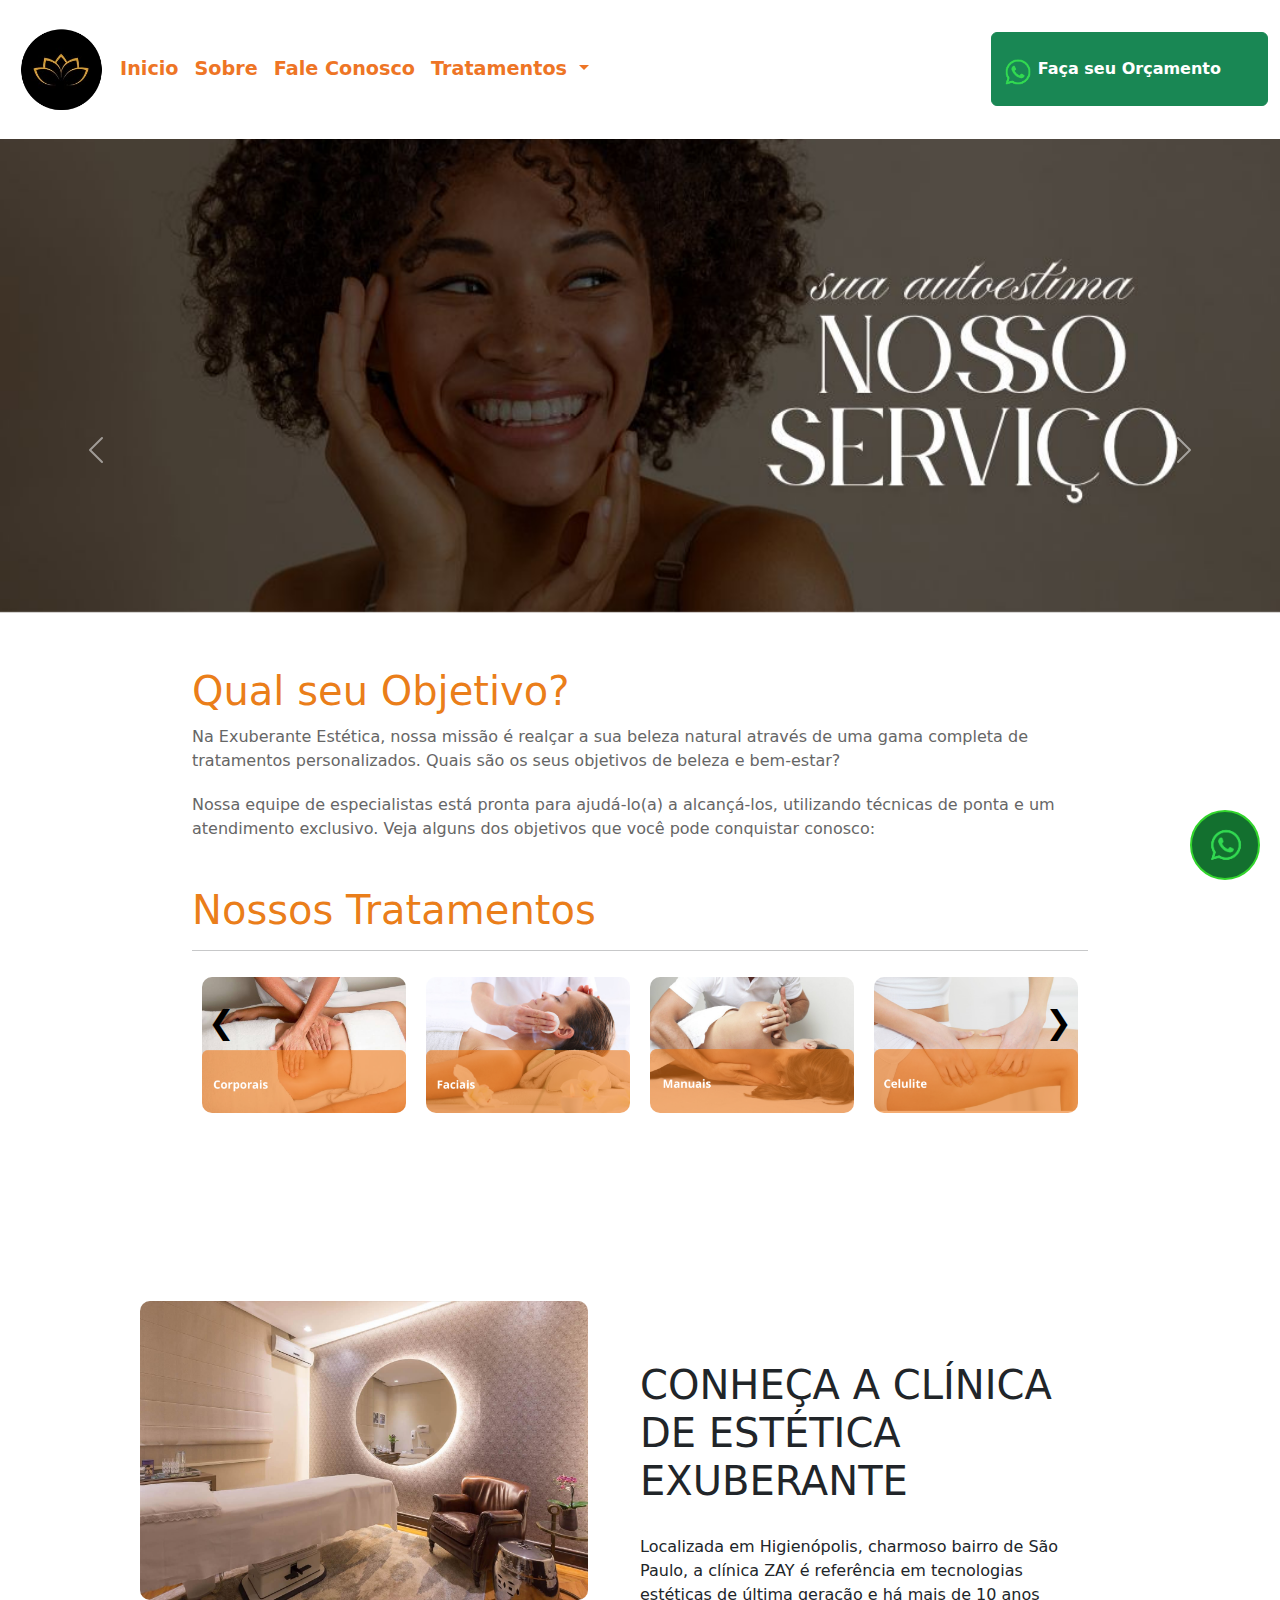
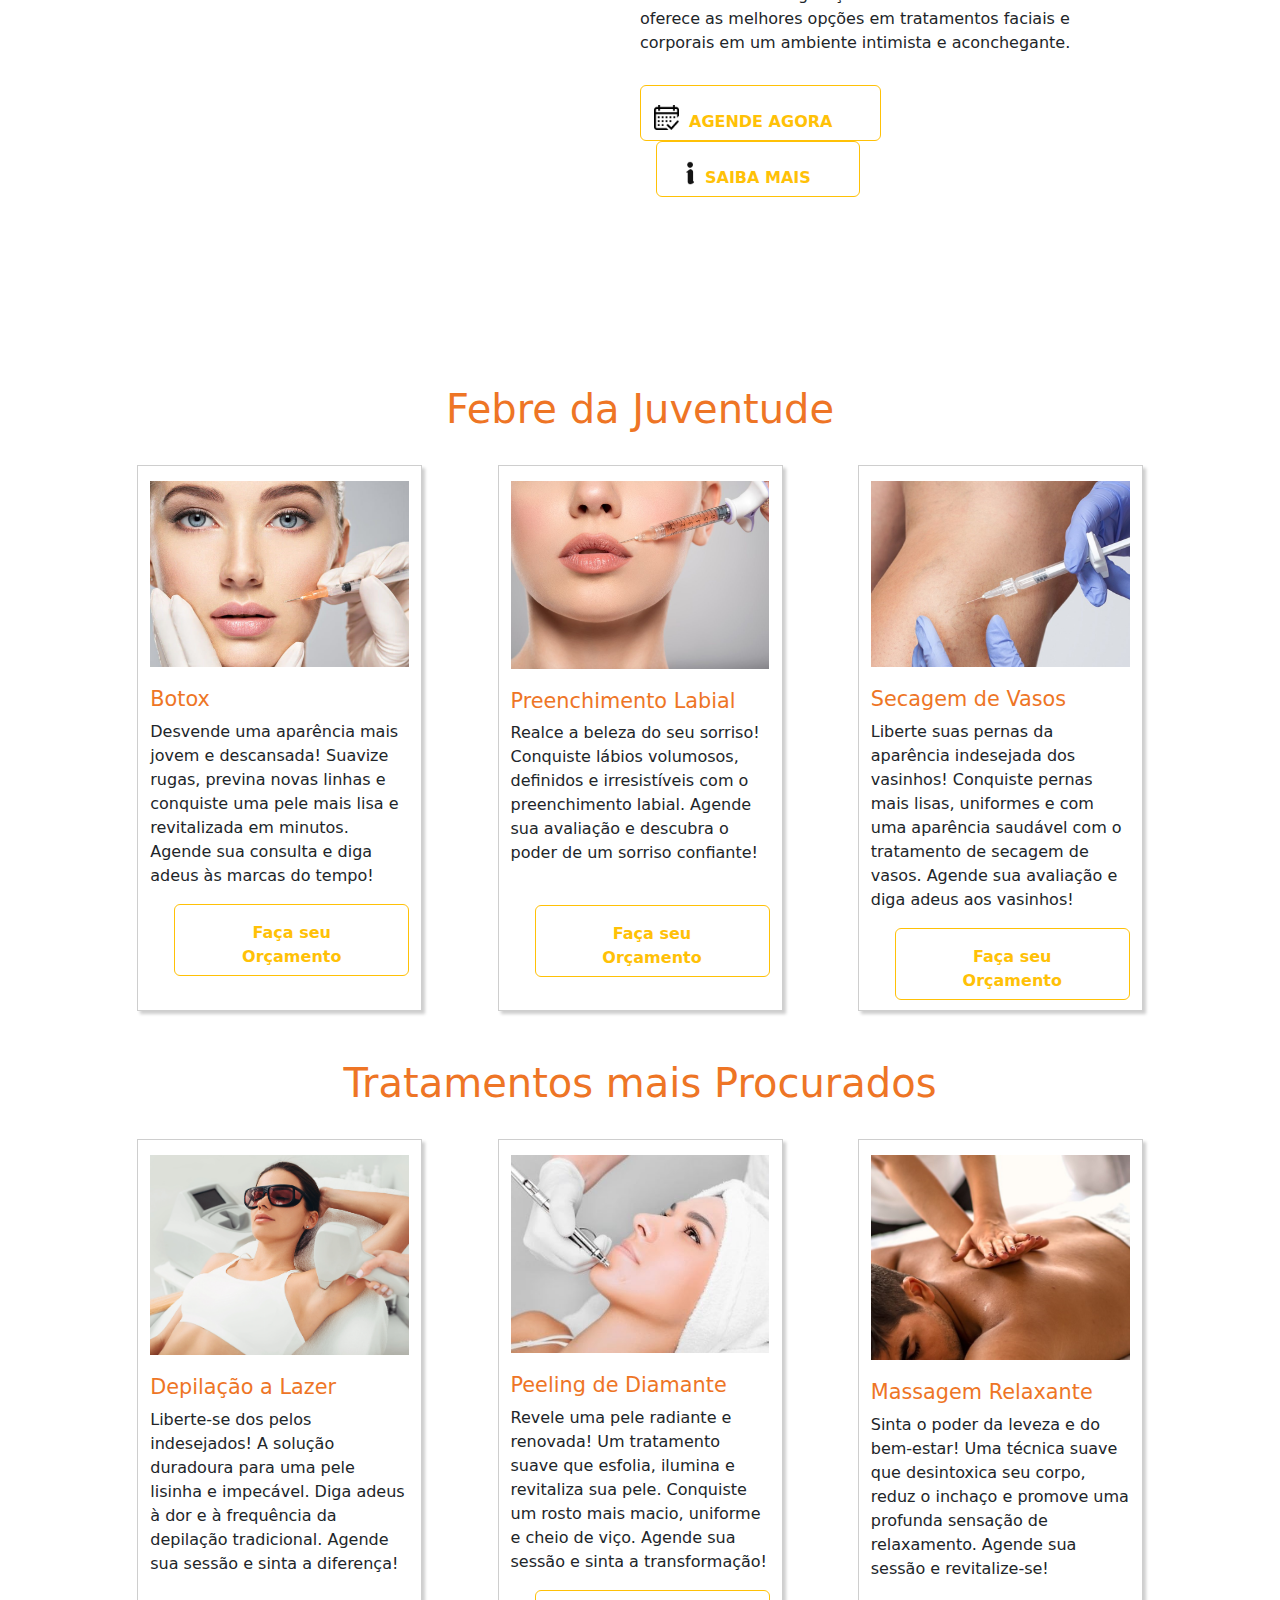
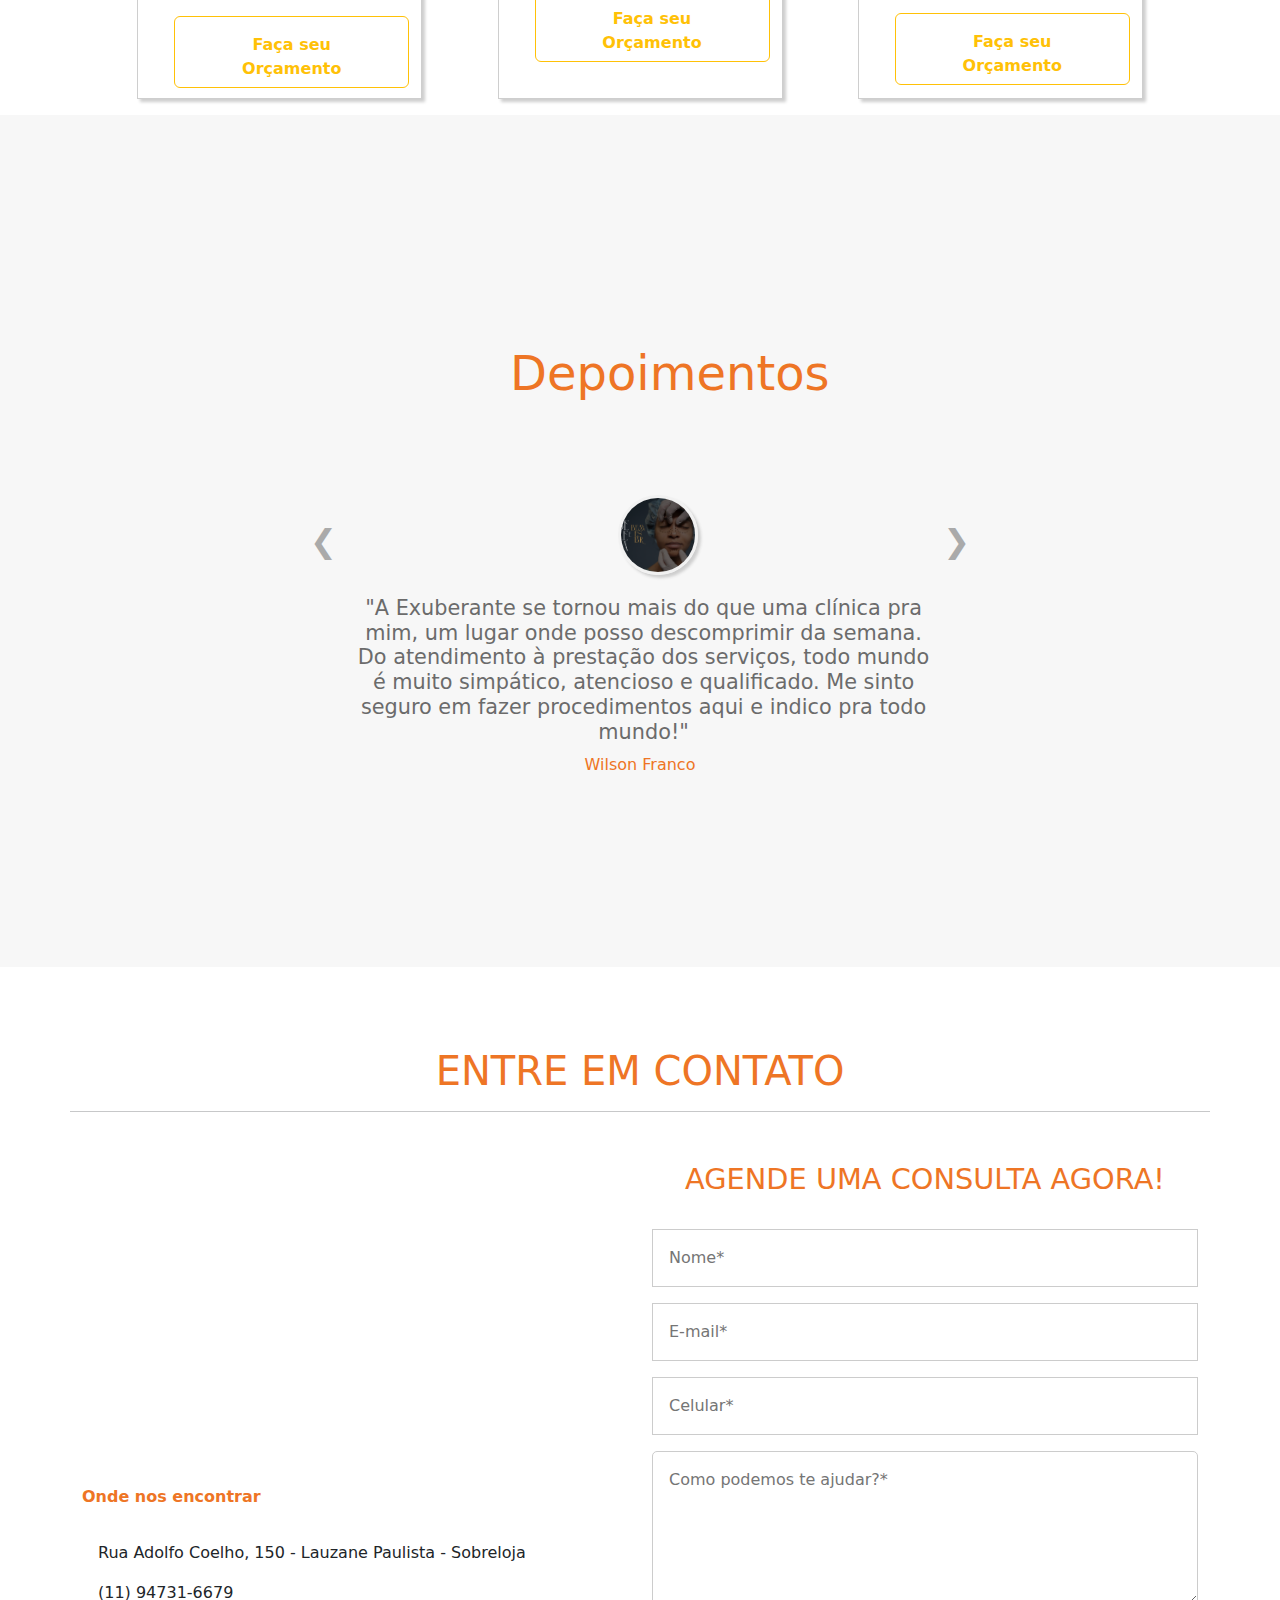
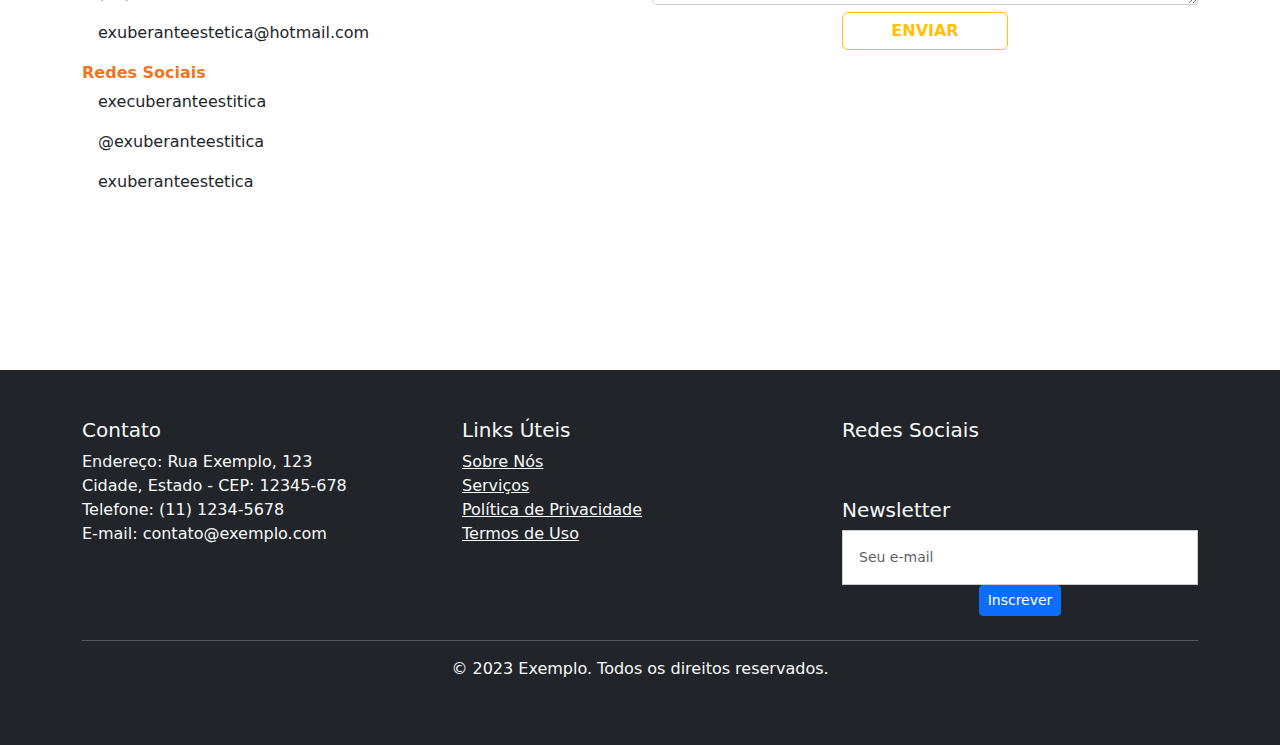
<file: index.htm>
<!DOCTYPE html>
<html lang="en">

<head>
  <meta charset="UTF-8">
  <meta name="viewport" content="width=device-width, initial-scale=1.0">
  <link rel="stylesheet" href="css/style.css">
  <link href="https://cdn.jsdelivr.net/npm/bootstrap@5.3.3/dist/css/bootstrap.min.css" rel="stylesheet"
    integrity="sha384-QWTKZyjpPEjISv5WaRU9OFeRpok6YctnYmDr5pNlyT2bRjXh0JMhjY6hW+ALEwIH" crossorigin="anonymous">
  <title>Exuberante Estetica</title>
</head>

<body>
  <!-- Menu de Navegação -->

  <nav class="navbar navbar-expand-lg bg-body-tertiary fixed-top py-4">
    <div class="container-fluid">
      <a href="index.htm"><img src="imagens/imglogo.png" alt="" style="width: 100px; cursor: pointer;"></a>
      <button class="navbar-toggler" type="button" data-bs-toggle="collapse" data-bs-target="#navbarSupportedContent"
        aria-controls="navbarSupportedContent" aria-expanded="false" aria-label="Toggle navigation">
        <span class="navbar-toggler-icon"></span>
      </button>
      <div class="collapse navbar-collapse" id="navbarSupportedContent">
        <ul class="navbar-nav me-auto mb-2 mb-lg-0">
          <li class="nav-item">
            <a class="nav-link active" aria-current="page" href="#"
              style="font-size: 1.2em; font-weight: bolder; ">Inicio</a>
          </li>
          <li class="nav-item">
            <a class="nav-link active" aria-current="page" href="#"
              style="font-size: 1.2em; font-weight: bolder; ">Sobre</a>
          </li>
          <li class="nav-item">
            <a class="nav-link" href="#" style="font-size: 1.2em; font-weight: bolder; ">Fale Conosco</a>
          </li>
          <li class="nav-item dropdown">
            <a class="nav-link dropdown-toggle" href="#" role="button" data-bs-toggle="dropdown" aria-expanded="false"
              style="font-size: 1.2em; font-weight: bolder; ">
              Tratamentos
            </a>
            <ul class="dropdown-menu">
              <li><a class="dropdown-item" href="#">Corporais</a></li>
              <hr class="dropdown-divider">
              <li>
              <li><a class="dropdown-item" href="#">Faciais</a></li>
              <hr class="dropdown-divider">
              <li>
              <li>
              <li><a class="dropdown-item" href="#">Manuais</a></li>
              <hr class="dropdown-divider">
              <li>
              <li>
              <li><a class="dropdown-item" href="#">Celulite</a></li>
              <hr class="dropdown-divider">
              <li>
              <li>
              <li><a class="dropdown-item" href="#">Rejuvenescimento</a></li>
              <hr class="dropdown-divider">
              <li>
              <li>
              <li><a class="dropdown-item" href="#">Depilação</a></li>
              <hr class="dropdown-divider">
              <li>
              </li>
              <li><a class="dropdown-item" href="login.htm">Area de Trabalho</a></li>
            </ul>
          </li>
        </ul>
        <form class="d-flex" role="search">

          <button class="btn btn-success pt-4 pb-4 px-3" type="submit"><img src="imagens/logo_whatapp.png" alt=""
              id="imgwhat"><a href="#">Faça seu Orçamento</button></a>
        </form>
      </div>
    </div>
  </nav>

  <!-- Carrosel de imagens -->

  <div id="carouselExampleAutoplaying" class="carousel slide" data-bs-ride="carousel">
    <div class="carousel-inner">
      <div class="carousel-item active">
        <img src="imagens/Estetica-saude-e-bem-estar.jpg" class="d-block w-100" alt="...">
      </div>
      <div class="carousel-item">
        <img src="imagens/Estetica-saude-e-beleza.png" class="d-block w-100" alt="...">
      </div>
      <div class="carousel-item">
        <img src="imagens/Post-de-blog-estetica-facial.png" class="d-block w-100" alt="...">
      </div>
      <div class="carousel-item">
        <img src="imagens/beleza-e-estetica.png" class="d-block w-100" alt="...">
      </div>
    </div>
  </div>
  <button class="carousel-control-prev" type="button" data-bs-target="#carouselExampleAutoplaying" data-bs-slide="prev">
    <span class="carousel-control-prev-icon" aria-hidden="true"></span>
    <span class="visually-hidden">Previous</span>
  </button>
  <button class="carousel-control-next" type="button" data-bs-target="#carouselExampleAutoplaying" data-bs-slide="next">
    <span class="carousel-control-next-icon" aria-hidden="true"></span>
    <span class="visually-hidden">Next</span>
  </button>
  </div>

 

  <!-- Area de Tratamento -->
  <div class="carrossel-container">
    <h1 class="titulo">Qual seu Objetivo?</h1>
    <p class="subtitulo">Na Exuberante Estética, nossa missão é realçar a sua beleza natural através de uma gama
      completa de tratamentos personalizados. Quais são os seus objetivos de beleza e bem-estar? </p>
    <p class="subtitulo">Nossa equipe de
      especialistas está pronta para ajudá-lo(a) a alcançá-los, utilizando técnicas de ponta e um atendimento exclusivo.
      Veja alguns dos objetivos que você pode conquistar conosco:</p>

    <div>
      <div id="sobreflav">
        <div class="quadradofla">
        </div>


      </div>
    </div>

    <h1 class="titulo">Nossos Tratamentos</h1>
    <hr>
    <div class="carrossel">
      <div class="carrossel-itens">
        <div class="carrossel-item">
          <img src="imagens/tratamento_coporal.png" alt="Imagem 1">
          <div class="carrossel-descricao">
          </div>
        </div>
        <div class="carrossel-item">
          <img src="imagens/limpeza_pele.png" alt="Imagem 2">
          <div class="carrossel-descricao">
          </div>
        </div>
        <div class="carrossel-item">
          <img src="imagens/Capas-blog-Reabilitando-10-1080x675.png" alt="Imagem 3">
          <div class="carrossel-descricao">
          </div>
        </div>
        <div class="carrossel-item">
          <img src="imagens/celulites-1.png" alt="Imagem 4">
          <div class="carrossel-descricao">
          </div>
        </div>
        <div class="carrossel-item">
          <img src="imagens/rejuvenecismento.png" alt="Imagem 5">
          <div class="carrossel-descricao">
          </div>
        </div>
        <div class="carrossel-item">
          <img src="imagens/depilacao.png" alt="Imagem 6">
          <div class="carrossel-descricao">
          </div>
        </div>
      </div>
      <button class="carrossel-anterior">❮</button>
      <button class="carrossel-proximo">❯</button>
    </div>
  </div>

  <!-- Conheça area de conhecimento -->

  <div class="container-fluid div-principal">
    <div>
      <img src="imagens/tela_login.jpg" alt="" class="imgg">
    </div>
    <div class="cntlocalizacao">
      <h1>CONHEÇA A CLÍNICA <br> DE ESTÉTICA EXUBERANTE</h1>
      <p class="pconteudo">
        Localizada em Higienópolis, charmoso bairro de São Paulo, a clínica ZAY é referência em tecnologias estéticas de
        última geração e há mais de 10 anos oferece as melhores opções em tratamentos faciais e corporais em um ambiente
        intimista e aconchegante.
      </p>
      <button type="button"
        class="btn btn-outline-warning px-5 pt-4 align-items-center justify-content-center fw-bold"><img
          src="imagens/calendario.png" alt=""
          style="height: 25px; position: absolute; margin-left: -35px; margin-top: -5px;">AGENDE
        AGORA</button>
      <button type="button"
        class="btn btn-outline-warning px-5 pt-4 ms-3 align-items-center justify-content-center fw-bold"><img
          src="imagens/teste.png" alt=""
          style="height: 30px; position: absolute; margin-left: -30px; margin-top: -8px;">SAIBA
        MAIS</button>
    </div>
  </div>


  <!-- Tratamentos Recomendados -->

  <div class="container">
    <h1 class="recomendadosh1">Febre da Juventude</h1>
    <div class="row">
      <div class="col-md-3">
        <div><img src="imagens/botox.jpg" alt="" class="img1"></div>
        <h1 class="titulotrat">Botox</h1>
        <p class="ptrat">Desvende uma aparência mais jovem e descansada! Suavize rugas, previna novas linhas e conquiste
          uma pele mais lisa e revitalizada em minutos. Agende sua consulta e diga adeus às marcas do tempo! </p>
        <button type="button" class="btn btn-outline-warning px-5 pt-3 ms-4 fw-bold">Faça seu Orçamento</button>
      </div>
      <div class="col-md-3 ms-2">
        <p><img src="imagens/preenchimento.jpg" alt="" class="img1"></p>
        <h1 class="titulotrat">Preenchimento Labial</h1>
        <p class="ptrat">Realce a beleza do seu sorriso! Conquiste lábios volumosos, definidos e irresistíveis com o
          preenchimento labial. Agende sua avaliação e descubra o poder de um sorriso confiante! </p>
        <button type="button" class="btn btn-outline-warning px-5 pt-3 ms-4 mt-4 fw-bold">Faça seu Orçamento</button>
      </div>
      <div class="col-md-3 ms-2">
        <div><img src="imagens/secagem _de_vasos.jpg" alt="" class="img1"></div>
        <h1 class="titulotrat">Secagem de Vasos</h1>
        <p class="ptrat">Liberte suas pernas da aparência indesejada dos vasinhos! Conquiste pernas mais lisas,
          uniformes e com uma aparência saudável com o tratamento de secagem de vasos. Agende sua avaliação e diga adeus
          aos vasinhos! </p>
        <button type="button" class="btn btn-outline-warning px-5 pt-3 ms-4 fw-bold">Faça seu Orçamento</button>
      </div>
    </div>
  </div>

  <div class="container">
    <h1 class="recomendadosh1">Tratamentos mais Procurados</h1>
    <div class="row">
      <div class="col-md-3">
        <p><img src="imagens/depilaçao_a_lazer.jpg" alt="" class="img1"></p>
        <h1 class="titulotrat">Depilação a Lazer</h1>
        <p class="ptrat">Liberte-se dos pelos indesejados! A solução duradoura para uma pele lisinha e impecável. Diga
          adeus à dor e à frequência da depilação tradicional. Agende sua sessão e sinta a diferença!</p>
        <button type="button" class="btn btn-outline-warning px-5 pt-3 ms-4 mt-4 fw-bold">Faça seu Orçamento</button>
      </div>
      <div class="col-md-3 ms-2">
        <p><img src="imagens/Peeling-de-Diamante.jpg" alt="" class="img1"></p>
        <h1 class="titulotrat">Peeling de Diamante</h1>
        <p class="ptrat"> Revele uma pele radiante e renovada! Um tratamento suave que esfolia, ilumina e revitaliza sua
          pele. Conquiste um rosto mais macio, uniforme e cheio de viço. Agende sua sessão e sinta a transformação! </p>
        <button type="button" class="btn btn-outline-warning px-5 pt-3 ms-4 fw-bold">Faça seu Orçamento</button>
      </div>
      <div class="col-md-3 ms-2">
        <p><img src="imagens/massagem-relaxante-1.jpg" alt="" class="img1"></p>
        <h1 class="titulotrat">Massagem Relaxante</h1>
        <p class="ptrat"> Sinta o poder da leveza e do bem-estar! Uma técnica suave que desintoxica seu corpo, reduz o
          inchaço e promove uma profunda sensação de relaxamento. Agende sua sessão e revitalize-se!</p>
        <button type="button" class="btn btn-outline-warning px-5 pt-3 ms-4 mt-3 fw-bold">Faça seu Orçamento</button>
      </div>
    </div>
  </div>

  <!-- Depoimentos -->

  <div class="bloco-objetivos">
    <div class="lista-tratamentos">
      <h1 class="h1dp">Depoimentos</h1>
      <div class="itens-tratamentos">
        <div class="item-tratamento">
          <img src="imagens/Estetica-saude-e-beleza.png" alt="Tratamentos Corporais" id="imgdp">
          <img src="imagens/5estrelas.png" alt="" id="imgestrelas">
          <h3 class="titulo-tratamento">"A Exuberante se tornou mais do que uma clínica pra mim, um lugar onde posso
            descomprimir da semana. Do atendimento à prestação dos serviços, todo mundo é muito simpático, atencioso e
            qualificado. Me sinto seguro em fazer procedimentos aqui e indico pra todo mundo!"</h3>
          <p class="titulo-tratamentop">Wilson Franco</p>
          <div class="descricao-tratamento">
          </div>
        </div>
        <div class="item-tratamento">
          <img src="imagens/Estetica-saude-e-beleza.png" alt="Tratamentos Faciais" id="imgdp">
          <img src="imagens/5estrelas.png" alt="" id="imgestrelas">
          <h3 class="titulo-tratamento">"Desde que comecei a depilação a laser na Clínica Exuberante com a Dr. Flavia,
            minha vida mudou! A pele ficou incrivelmente lisa e nunca mais tive pelos encravados. O tratamento é super
            eficaz e as sessões são rápidas e confortáveis. Recomendo de olhos fechados!" </h3>
          <p class="titulo-tratamentop">Mariana Silva</p>
          <div class="descricao-tratamento">
          </div>
        </div>
        <div class="item-tratamento">
          <img src="imagens/Estetica-saude-e-beleza.png" alt="Tratamentos Manuais" id="imgdp">
          <img src="imagens/5estrelas.png" alt="" id="imgestrelas">
          <h3 class="titulo-tratamento">"A recepção da Clínica Exuberante é sempre impecável! A Dr. Flavia é
            extremamente atenciosa e simpática, sempre pronta para ajudar com agendamentos e informações. O ambiente é
            acolhedor e me sinto muito bem recebido a cada visita. Parabéns a toda a equipe!" </h3>
          <p class="titulo-tratamentop">Fernanda Rodrigues Lima</p>
          <div class="descricao-tratamento">
          </div>
        </div>
        <div class="item-tratamento">
          <img src="imagens/Estetica-saude-e-beleza.png" alt="Tratamentos Celulite" id="imgdp">
          <img src="imagens/5estrelas.png" alt="" id="imgestrelas">
          <h3 class="titulo-tratamento">O profissionalismo da equipe da Clínica Exuberante é o que mais me impressiona.
            A Dr. Flavia é um especialista em peeling de diamantes e explicou todo o procedimento com detalhes, me
            deixando super segura e confiante. Os resultados foram fantásticos! Confio plenamente no trabalho deles.
          </h3>
          <p class="titulo-tratamentop">Isabela Costa Nunes</p>
          <div class="descricao-tratamento">
          </div>
        </div>
        <div class="item-tratamento">
          <img src="imagens/Estetica-saude-e-beleza.png" alt="Tratamentos Rejuvenescimento" id="imgdp">
          <img src="imagens/5estrelas.png" alt="" id="imgestrelas">
          <h3 class="titulo-tratamento">"Minha experiência na Clínica Exuberante sempre foi maravilhosa! Desde a
            massagem relaxante até os tratamentos faciais, tudo é feito com muito cuidado e dedicação. É um lugar onde
            me sinto cuidada e renovada. Super recomendo para quem busca qualidade e bem-estar!"</h3>
          <p class="titulo-tratamentop">Patrícia Oliveira Santos</p>
          <div class="descricao-tratamento">
          </div>
        </div>
        <div class="item-tratamento">
          <img src="imagens/Estetica-saude-e-beleza.png" alt="Tratamentos Depilação" id="imgdp">
          <img src="imagens/5estrelas.png" alt="" id="imgestrelas">
          <h3 class="titulo-tratamento">"Fiz diversas sessões de massagem linfática na Clínica Exuberante e senti uma
            diferença enorme no meu corpo! Além de reduzir o inchaço, me senti muito mais leve e relaxada. O Lucas é um
            profissional excelente, muito atencioso e com um conhecimento profundo da técnica. Recomendo muito!"</h3>
          <p class="titulo-tratamentop">Letícia Souza Vargas</p>
          <div class="descricao-tratamento">
          </div>
        </div>
      </div>
      <button class="botao-anterior">❮</button>
      <button class="botao-proximo">❯</button>
    </div>
  </div>

  <div id="seperatoria"></div>

  <!-- Formulario -->

  <div class="container">
    <div class="row">
      <h1 class="contatoh1">ENTRE EM CONTATO</h1>
      <hr style="margin-bottom: 50px;">
      <div class="col-md-6">
        <div>
          <iframe
            src="https://www.google.com/maps/embed?pb=!1m18!1m12!1m3!1d3659.5737056112134!2d-46.647925923790574!3d-23.47583665845744!2m3!1f0!2f0!3f0!3m2!1i1024!2i768!4f13.1!3m3!1m2!1s0x94cef76d7e27fbe5%3A0xb99f026b3851464f!2sEXUBERANTE%20EST%C3%89TICA%20CORPORAL%20E%20FACIAL!5e0!3m2!1spt-PT!2sbr!4v1744030494141!5m2!1spt-PT!2sbr"
            width="600" height="300" style="border:0;" allowfullscreen="" loading="lazy"
            referrerpolicy="no-referrer-when-downgrade"></iframe>
        </div>
        <div class="cabecalhoct">
          <p>Onde nos encontrar</p>
        </div>

        <div class="endereco">
          <p>Rua Adolfo Coelho, 150 - Lauzane Paulista - Sobreloja </p>
          <p>(11) 94731-6679</p>
          <p>exuberanteestetica@hotmail.com</p>
        </div>

        <div class="cabecalhoct">
          <p class="redesct">Redes Sociais</p>
        </div>

        <div class="redesct2">
          <p class="pdife">execuberanteestitica</p>
          <p>@exuberanteestitica</p>
          <p>exuberanteestetica</p>
        </div>
      </div>


      <div class="col-md-6">
        <div>
          <h1 class="agendect">AGENDE UMA CONSULTA AGORA!</h1>
          <form action="" method="post" class="formct">
            <div>
              <input type="text" placeholder="Nome*" class="divnome">
            </div>
            <div class="divemail">
              <input type="email" placeholder="E-mail*">
            </div>
            <div class="divcelular">
              <input type="tel" placeholder="Celular*">
            </div>
            <div>
              <textarea placeholder="Como podemos te ajudar?*" rows="5" cols="65" class="textareact"></textarea><br>
              <button class="btn btn-outline-warning px-5" type="submit" style="font-weight: bolder;">ENVIAR</button>
            </div>
          </form>
        </div>
      </div>
    </div>
  </div>

  <!-- Footer -->

  <footer class="bg-dark text-light py-5">
    <div class="container">
      <div class="row">
        <div class="col-md-4">
          <h5>Contato</h5>
          <p>
            Endereço: Rua Exemplo, 123<br>
            Cidade, Estado - CEP: 12345-678<br>
            Telefone: (11) 1234-5678<br>
            E-mail: contato@exemplo.com
          </p>
        </div>
        <div class="col-md-4">
          <h5>Links Úteis</h5>
          <ul class="list-unstyled">
            <li><a href="#" class="text-light">Sobre Nós</a></li>
            <li><a href="#" class="text-light">Serviços</a></li>
            <li><a href="#" class="text-light">Política de Privacidade</a></li>
            <li><a href="#" class="text-light">Termos de Uso</a></li>
          </ul>
        </div>
        <div class="col-md-4">
          <h5>Redes Sociais</h5>
          <ul class="list-inline">
            <li class="list-inline-item"><a href="#" class="text-light"><i class="fab fa-facebook-square fa-2x"></i></a>
            </li>
            <li class="list-inline-item"><a href="#" class="text-light"><i class="fab fa-twitter-square fa-2x"></i></a>
            </li>
            <li class="list-inline-item"><a href="#" class="text-light"><i
                  class="fab fa-instagram-square fa-2x"></i></a></li>
            <li class="list-inline-item"><a href="#" class="text-light"><i class="fab fa-linkedin fa-2x"></i></a></li>
          </ul>
          <div class="mt-4">
            <h5>Newsletter</h5>
            <form class="form-inline">
              <input type="email" class="form-control form-control-sm mr-2" placeholder="Seu e-mail">
              <button type="submit" class="btn btn-primary btn-sm">Inscrever</button>
            </form>
          </div>
        </div>
      </div>
      <hr class="mt-4">
      <p class="text-center">&copy; 2023 Exemplo. Todos os direitos reservados.</p>
    </div>
  </footer>


  <!-- Div transparente  -->
  <div id="transp">

  </div>

  <!-- Botão Fixo -->

  <div class="fixed-button-container">
    <button id="fixedButton"><img src="imagens/x_fechar2.png" alt=""
        style="height: 35px; margin-left: 9px; display: none;" id="imgx_fechar"><img src="imagens/logo_whatapp.png"
        alt="" style="height: 60px; margin-left: -2px;" id="imgx_fechar2"></button>
    <div id="overlayText">
      <h1 style="font-size: 1.5em; text-align: center; font-weight: bolder;">Ei! Como posso te ajudar?</h1>
      <hr>
      <div class="btfixoligue">
        <a href="https://www.youtube.com/watch?v=PPLW5iFgSEg&list=PLnDvRpP8Bnexu5wvxogy6N49_S5Xk8Cze&index=10">
          <h1 class="fixoligue"><img src="imagens/telefone_fixo.png" alt="" class="imgligue">Ligue Agora (11) 94731-6679
          </h1>
          <p class="fixoligue2">De qualquer lugar do Brasil</p>
        </a>
      </div>

      <div class="btfixowpp">
        <a href="https://www.youtube.com/watch?v=PPLW5iFgSEg&list=PLnDvRpP8Bnexu5wvxogy6N49_S5Xk8Cze&index=10">
          <h1 class="fixowpp1"> <img src="imagens/telefone.png" alt="" class="imgwpp">Envie WhatsApp</h1>
          <p class="fixowpp2">Clique aqui e envie mensagem</p>
        </a>
      </div>

    </div>
  </div>

</body>
<script src="javascript/index.js"></script>
<script src="https://cdn.jsdelivr.net/npm/bootstrap@5.3.3/dist/js/bootstrap.bundle.min.js"
  integrity="sha384-YvpcrYf0tY3lHB60NNkmXc5s9fDVZLESaAA55NDzOxhy9GkcIdslK1eN7N6jIeHz" crossorigin="anonymous"></script>

</html>
</file>
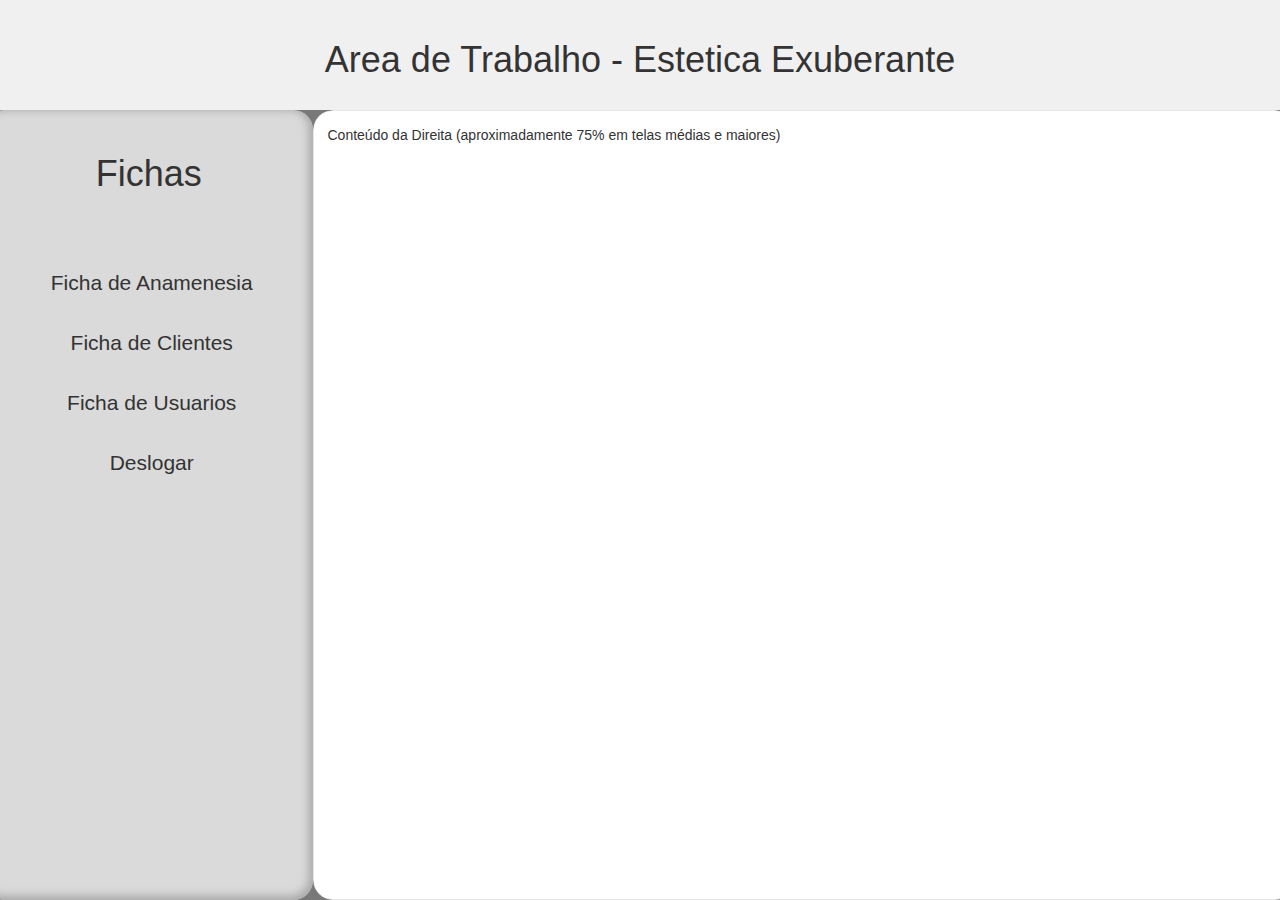
<file: areadetrabalho.html>
<!DOCTYPE html>
<html lang="pt-br">
<head>
    <meta charset="UTF-8">
    <meta name="viewport" content="width=device-width, initial-scale=1.0">
    <title>Layout Responsivo Bootstrap com Altura e Largura Total</title>
    <link rel="stylesheet" href="/css/areadetrabalho.css">
    <link rel="stylesheet" href="https://stackpath.bootstrapcdn.com/bootstrap/3.4.1/css/bootstrap.min.css" integrity="sha384-HSMxcRTRxnN+Bdg0JdbxYKrThecOKuH5zCYotlSAcp1+c8xmyTe9GYg1l9a69psu" crossorigin="anonymous">
    <script src="https://code.jquery.com/jquery-1.12.4.min.js" integrity="sha384-nvAa0+6Qg9clwYCGGPpDQLVpLNn0fRaROjHqs13t4Ggj3Ez50XnGQqc/luZabbixW" crossorigin="anonymous"></script>
    <script src="https://stackpath.bootstrapcdn.com/bootstrap/3.4.1/js/bootstrap.min.js" integrity="sha384-aJ21OjlMXNL9UyIl/XNwTMqvzeRMZH2w8c5cRVpzpU8Y5bApTppSuUkhZXN0v9j0" crossorigin="anonymous"></script>
    <style>
        html, body {
            height: 100%;
            margin: 0;
            background-color: rgb(121, 121, 121);
        }
        body {
            display: flex;
            flex-direction: column;
        }
        .row {
            display: flex;
            flex-wrap: wrap;
        }
        .row:nth-child(2) { /* Seleciona a segunda .row (a das divs laterais) */
            flex-grow: 1;
        }
        .cabecalho {
            background-color: #f0f0f0;
            padding: 20px;
            text-align: center;
           
        }
        .esquerda {
            background-color: #dadada;
            padding: 15px;
            height: 100%;
            border-radius: 20px;
            z-index: 2;
            box-shadow: -2px -2px 10px 2px inset rgb(168, 167, 167);
         
       
        }
        .direita {
            background-color: #ffffff;
            padding: 15px;
            height: 100%;
            border-radius: 20px;
            box-shadow: 0px 0px 1px 0px inset rgb(0, 0, 0);
         
        }
    </style>
</head>
<body>
    <div class="row">
        <div class="col-xs-12 cabecalho">
            <h1>Area de Trabalho - Estetica Exuberante</h1>
        </div>
    </div>
    <div class="row">
        <div class="col-xs-12 col-md-3 esquerda">
            <h1 style="text-align: center; margin-top: 10%; margin-bottom: 20%;">Fichas</h1>
            <div class="ficha1">Ficha de Anamenesia</div>
            <div class="ficha1">Ficha de Clientes</div>
            <div class="ficha1">Ficha de Usuarios</div>
            <div class="ficha1">Deslogar</div>
        </div>
        <div class="col-xs-12 col-md-9 direita">
            Conteúdo da Direita (aproximadamente 75% em telas médias e maiores)
        </div>
    </div>
</body>
</html>
</file>
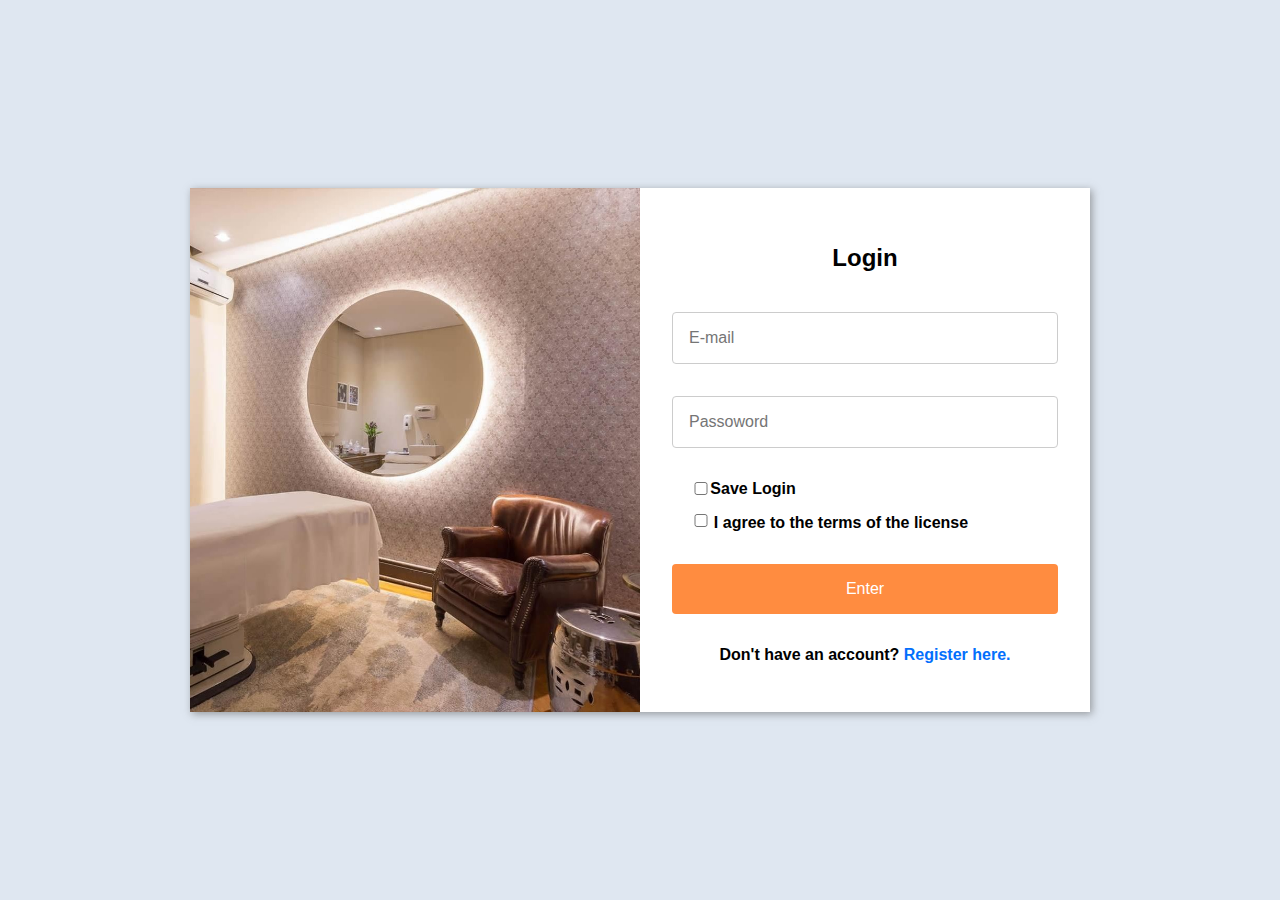
<file: login.htm>
<!DOCTYPE html>
<html lang="pt-BR">
<head>
    <meta charset="UTF-8">
    <meta name="viewport" content="width=device-width, initial-scale=1.0">
    <title>Login</title>
    <link rel="stylesheet" href="css/login-cadastro.css">
</head>
<body>
    <div id="principal" style="display: flex;">
        <img src="imagens/tela_login2.jpg" alt="Imagem de Login">
        <div id="formulario-container">
            <h3 class="login">Login</h3>
            <form action="login.php" method="post">
                <div>
                    <label for="email"></label>
                    <input type="email" id="email" name="email" placeholder="E-mail" required>
                </div>
                <div>
                    <label for="password"></label>
                    <input type="password" id="password" name="password" class="inputsn" placeholder="Passoword" required>
                </div>
                <div class="checkbox-container">
                    <input type="checkbox" id="input11" name="saveLogin">
                    <label for="input1" class="label1">Save Login</label>
                </div>
                <div class="checkbox-container">
                    <input type="checkbox" id="input22" name="agreeTerms">
                    <label for="input2" class="label2">I agree to the terms of the license</label>
                </div>
                <button type="submit">Enter</button>
            </form>
            <p class="cadstro">Don't have an account? <a href="#"  onclick="mostrarCadastro()">Register here.</a></p>
        </div>
    </div>

    <div id="principal2" style="display: none;">
        <img src="imagens/tela_login2.jpg" alt="Imagem de Login">
        <div id="formulario-container2">
            <h2>Register</h2>
            <form action="cadastro.php" method="post">
                <div>
                    <label for="email2"></label>
                    <input type="email" id="email2" name="email" placeholder="E-mail" required>
                </div>
                <div>
                    <label for="password2"></label>
                    <input type="password" id="password2" name="password" class="inputsn" placeholder="Password" required>
                </div>
    
                <div>
                    <label for="password3"></label>
                    <input type="password" id="password3" name="confirm_password" class="inputsn" placeholder="Confirm Password" required>
                </div>
    
                <div>
                    <label for="codigo"></label>
                    <input type="text" id="codigo" name="codigo" class="inputsn" placeholder="Verifier Code" required>
                </div>
                <div class="checkbox-container2">
                    <input type="checkbox" id="input112" name="saveLogin">
                    <label for="input112" class="label12">Save Login</label>
                </div>
                <div class="checkbox-container2">
                    <input type="checkbox" id="input222" name="agreeTerms">
                    <label for="input222" class="label12">I agree to the terms of the license</label>
                </div>
                <button type="submit">Register</button>
            </form>
            <p class="cadstro2">Do you already have an account? <a href="#" onclick="mostrarLogin()">Enter here.</a></p>
        </div>
    </div>
<script src="javascript/index.js"></script>
</body>
</html>
</file>
<file: css/style.css>
@charset "UTF-8";

body, html{
    margin-top: 7em;
}

/* Menu de navegação  */

.navbar-nav .nav-link {
    color: rgb(238, 117, 37) !important; /* !important força a aplicação da cor */
    transition: color ease-in-out 0.5s;
    
  }

.navbar .navbar-brand {
    color: rgb(238, 117, 37) !important; /* Substitua 'red' pela cor desejada */
    transition: color ease-in-out 0.5s;
   
  }


.navbar-nav:hover .nav-link:hover {
    color: black !important; /* !important força a aplicação da cor */
    transition: 0.5s;

  }
 
.navbar:hover .navbar-brand:hover {
    color: black !important; /* Substitua 'red' pela cor desejada */
    transition: 0.5s;
  }

nav.navbar.fixed-top.bg-body-tertiary {
    background-color: rgb(255, 255, 255) !important; /* !important força a aplicação do estilo */
}

btn btn-outline-warning{
    width: 100%;
    flex-grow: 1;
}

 /* Carrosel  */ 

 .carousel-inner img {
    max-height: 500px; /* Ajuste o valor conforme necessário */
    object-fit: cover; /* Mantém a proporção da imagem e preenche o espaço */
    margin-bottom: 10px;
  }


button a[href="login.htm"] {
    color: orange;
    text-decoration: none;
    height: 50px;
}

#imgwhat{
    position: absolute;
    height: 50px;
    margin-left: -15px;
    margin-top: -10px;
}
button a[href="login.htm"]:hover {
    color: rgb(0, 0, 0);
    text-decoration: none;
}

button a[href="#"] {
    color: white;
    text-decoration: none;
    padding: 30px;
    font-weight: bolder;
}


/* Area de Tratamento TEXTO */

.carrossel-item {
    /* Estilos originais do carrossel-item */
    transition: transform 0.3s ease; /* Adiciona uma transição suave */
}

.carrossel-item:hover {
    transform: scale(1.1); /* Aumenta ligeiramente o tamanho do item */

}


.carrossel-item:hover .carrossel-descricao {
    display: block; /* Mostra a descrição */
}

.carrossel-descricao {
    display: none; /* Oculta a descrição por padrão */
    /* Outros estilos para a descrição */
}

/* Area de Tratamento  */ 

.carrossel-container {
    width: 70%;
    margin: 0 auto;
    overflow: hidden;
    position: relative;
    margin-bottom: 30px;
}

.carrossel {
    overflow: hidden;
}

.carrossel-itens {
    display: flex;
    transition: transform 0.5s ease-in-out;
}

.carrossel-item {
    flex: 0 0 25%;
    box-sizing: border-box;
    padding: 10px;
    position: relative; /* Necessário para posicionar o h3 */
}

.carrossel-item img {
    width: 100%;
    height: auto;
    border-radius: 10px;
}


.carrossel-descricao {
    text-align: center;
}

.carrossel-anterior,
.carrossel-proximo {
    position: absolute;
    top: 80%;
    transform: translateY(-50%);
    background-color: transparent;
    border: none;
    font-size: 2rem;
    cursor: pointer;
}

.carrossel-anterior:hover,
.carrossel-proximo:hover {
    color: rgb(238, 117, 37);

}
.carrossel-anterior {
    left: 10px;
}

.carrossel-proximo {
    right: 10px;
}

@media (max-width: 767px) {
    .carrossel-container {
      width: 95%; /* Aumenta a largura do container do carrossel */
      margin-bottom: 20px; /* Reduz um pouco a margem inferior */
    }
  
    .carrossel-item {
      flex: 0 0 70%; /* Faz cada item ocupar uma largura maior */
      padding: 15px; /* Aumenta um pouco o padding interno */
      margin-right: 15px; /* Adiciona um pouco de margem entre os itens */
    }
  
    .carrossel-item:last-child {
      margin-right: 0; /* Remove a margem do último item */
    }
  
    .carrossel-item img {
      width: 100%; /* Garante que a imagem ocupe a largura do item */
      height: auto;
      border-radius: 8px; /* Pode ajustar o raio da borda */
    }
  
    .carrossel-item h3 {
      position: absolute;
      top: auto; /* Remove o posicionamento fixo no topo */
      bottom: 10px; /* Posiciona o texto na parte inferior */
      width: calc(100% - 20px); /* Ajusta a largura do fundo do texto */
      font-size: 1.1em; /* Aumenta um pouco o tamanho da fonte */
      padding: 10px; /* Reduz o padding para caber melhor */
      margin: 0 10px; /* Adiciona margem horizontal */
      border-radius: 8px;
      text-align: center; /* Centraliza o texto */
    }
  
    .carrossel-anterior,
    .carrossel-proximo {
      font-size: 1.5rem; /* Reduz o tamanho dos botões se estiverem grandes demais */
      top: auto; /* Remove o posicionamento fixo no topo */
      bottom: 5px; /* Posiciona os botões na parte inferior */
      transform: translateY(0); /* Remove a transformação vertical */
    }
  
    .carrossel-anterior {
      left: 5px;
    }
  
    .carrossel-proximo {
      right: 5px;
    }
  }

/* area de contato */


.div-principal {
    padding: 20px;
    background-image: url(/imagens/walpaper-parallax.jpg);
    background-repeat: no-repeat;
    background-size: cover;
    background-attachment: fixed;
    background-position: center;
    min-height: 800px; /* Use min-height para permitir que a div cresça */
}

.cntlocalizacao {
    width: 35%; /* Ajuste a largura para porcentagem */
    margin-left: 50%; /* Ajuste a margem para porcentagem */
    margin-top: 15%; /* Ajuste a margem para porcentagem */
}

.imgg {
    width: 35%; /* Ajuste a largura para porcentagem */
    height: auto; /* Ajuste a altura para auto */
    position: absolute; /* Use relative para posicionamento responsivo */
    margin-top: 10%; /* Ajuste a margem para porcentagem */
    margin-left: 10%; /* Ajuste a margem para porcentagem */
    border-radius: 10px;
}

.pconteudo {
    margin-top: 30px;
    margin-bottom: 30px;
}

.image-container {
    position: relative; /* Necessário para posicionar as imagens sobrepostas */
    display: inline-block; /* Ou outro tipo de display conforme necessário */
  }
  
  .front-image {
    display: block; /* Garante que a imagem ocupe o espaço */
    width: auto; /* Ajuste conforme necessário */
    height: auto; /* Ajuste conforme necessário */
  }
  
  .hover-image {
    position: absolute;
    top: 0;
    left: 0;
    width: 100%;
    height: 100%;
    opacity: 0; /* Inicialmente invisível */
    transition: opacity 0.3s ease-in-out; /* Adiciona uma transição suave */
  }
  
  .image-container:hover .hover-image {
    opacity: 1; /* Torna a imagem visível no hover */
  }

/* Media queries para telas menores */
@media (max-width: 768px) {
    .cntlocalizacao {
        width: 80%;
        margin-left: 10%;
        margin-top: 20%;
    }

    .imgg {

            display: none;
    }

    .div-principal {
        min-height: 600px;
        background-attachment: scroll; /* Remove parallax em telas menores */
    }
}

@media (max-width: 480px) {
    .cntlocalizacao {
        width: 90%;
        margin-left: 5%;
        margin-top: 5%;
    }

    .imgg {
        width: 90%;
        margin-left: 5%;
        margin-top: 2%;
    }

    .div-principal {
        min-height: 400px;
    }
}

/* Depoimentos */

.bloco-objetivos {
    background-color: rgb(247, 247, 247);
    padding: 30px 20px;
  }
  
  .lista-tratamentos {
    position: relative;
    overflow: hidden;
    width: 700px; /* Largura original do carrossel */
    margin: 0 auto;
  }
  
  .h1dp {
    font-size: 3em;
    position: absolute;
    margin-top: 200px;
    margin-left: 220px;
    color: rgb(238, 117, 37);
  }
  
  .itens-tratamentos {
    display: flex;
    transition: transform 0.5s ease-in-out;
  }
  
  .item-tratamento {
    min-width: 100%;
  }
  
  .item-tratamento img {
    height: 50%;
    margin-top: 50%;
    max-width: none; /* Removendo a limitação de largura para telas maiores */
    display: block; /* Garante que a margem automática funcione */
    margin-left: auto;
    margin-right: auto;
  }
  
  .botao-anterior,
  .botao-proximo {
    position: absolute;
    top: 50%;
    transform: translateY(-50%);
    background-color: #f0f0f0;
    border: none;
    padding: 10px 20px;
    cursor: pointer;
    font-size: 1.5em;
  }
  
  .botao-anterior {
    left: 0;
  }
  
  .botao-proximo {
    right: 0;
  }
  
  /* Media Queries para telas médias (tablets) */
  @media (min-width: 768px) and (max-width: 991px) {
    .lista-tratamentos {
      width: 85%;
      margin: 20px auto;
    }
  
    .h1dp {
      font-size: 2.5em;
      position: static; /* Removendo o posicionamento absoluto */
      text-align: center;
      margin-top: 30px;
      margin-left: auto;
      margin-right: auto;
    }
  
    .item-tratamento img {
      max-width: 50%;
      height: auto;
      margin: 15px auto;
    }
  
    .botao-anterior,
    .botao-proximo {
      font-size: 1.2em;
      padding: 10px 20px;
      bottom: 10px;
      top: auto;
      transform: translateY(0);
    }
  
    .botao-anterior {
      left: 10px;
    }
  
    .botao-proximo {
      right: 10px;
    }
  }
  
  /* Media Queries para telas pequenas (smartphones) */
  @media (max-width: 767px) {
    .bloco-objetivos {
      padding: 20px 10px;
      margin-top: 20px;
    }
  
    .lista-tratamentos {
      width: 98%;
      margin: 15px auto;
    }
  
    .h1dp {
      font-size: 1.8em;
      position: static; /* Removendo o posicionamento absoluto */
      text-align: center;
      margin-top: 15px;
      margin-left: auto;
      margin-right: auto;
    }
  
    .item-tratamento img {
      max-width: 80%;
      height: auto;
      margin: 10px auto;
    }
  
    .botao-anterior,
    .botao-proximo {
      font-size: 1em;
      padding: 8px 15px;
      bottom: 5px;
      top: auto;
      transform: translateY(0);
    }
  
    .botao-anterior {
      left: 5px;
    }
  
    .botao-proximo {
      right: 5px;
    }
  }

/* Tratamentos Recomendados  */

.recomendadosh1 {
  text-align: center;
  margin: 2rem 0;
  color: rgb(238, 117, 37);
}

.col-md-3 {
  border: 1px solid rgb(206, 206, 206);
  box-shadow: 3px 3px 3px rgb(206, 206, 206);
  margin: 1rem auto;
  min-height: 400px;
  transition: all 0.5s ease-out;
  padding: 10px;
  position: relative;
}

.col-md-3:hover {
  box-shadow: none;
  transform: scale(0.9);
  cursor: pointer;
}


.img1 {
  max-width: 100%;
  height: auto;
  margin-top: 5px;
}

.titulotrat {
  font-size: 1.3em;
  color: rgb(238, 117, 37);
  margin-top: 20px;
}

.h2trat{
    font-size: 1.4em;
    margin-left: 65%;
    margin-top: -20px;
}

input[type="text"],
input[type="email"],
input[type="tel"] {
    width: 100%;
    padding: 1rem;
    border: 1px solid #ccc; /* Borda fina e cinza */
    border-radius: 0; /* Remove o arredondamento */
}

textarea {
    width: 100%;
    padding: 1rem;
    border: 1px solid #ccc; /* Borda fina e cinza */
    border-radius: 0; /* Remove o arredondamento */
}

/* Media Queries */

/* Telas menores (smartphones) */
@media (max-width: 767px) {
  .col-md-3 {
    width: 70%; /* Ocupa quase toda a largura */
    margin: 1rem auto; /* Centraliza */
    min-height: auto; /* Altura automática */
  }

  .h2trat {
    position: static; /* Remove o posicionamento absoluto */
    text-align: right; /* Alinha à direita */
    margin-top: 10px; /* Adiciona margem superior */
  }
}

/* Telas médias (tablets) */
@media (min-width: 768px) and (max-width: 991px) {
  .col-md-3 {
    width: 48%; /* Duas colunas em tablets */
    min-height: auto;
  }
}

 /* Depoimentos */

#imgdp {
    height: 5em;
    width: 5em;
    border-radius: 50px;
    margin-left: 20.5em;
    border: 3px solid rgb(241, 241, 241);
    box-shadow: 3px 3px 3px rgb(206, 206, 206);
    object-fit: cover;
}

#imgestrelas {
    position: absolute;
    height: 50px;
    margin-top: 38em;
    margin-left: -7em;
}


.titulo-tratamento {
    text-align: center;
    font-weight: normal;
    margin-top: 1em;
    margin-left: 3em;
    font-size: 1.3em;
    width: 28em;
    color: rgb(107, 107, 107);
    white-space: normal; /* Permite quebra de linha */
    word-break: break-word; /* Força a quebra de palavras longas */
}

.titulo-tratamentop {
    text-align: center;
    color: rgb(238, 117, 37);
    margin-bottom: 10em;
}

.botao-anterior,
.botao-proximo {
    position: absolute;
    top: 50%;
    transform: translateY(-50%);
    background-color: transparent;
    border: none;
    font-size: 2em;
    color: #aaa;
    cursor: pointer;
    padding: 10px;
    outline: none;
}

.botao-anterior {
    left: 10px;
}

.botao-proximo {
    right: 10px;
}

.botao-anterior:hover,
.botao-proximo:hover {
    color: rgb(238, 117, 37);
}

/* Media Queries para Responsividade */
@media (max-width: 767px) {
    #imgdp {
        margin-left: calc(50% - 2.5em);
        width: 4em;
        height: 4em;
    }

    .titulo-tratamento {
        margin-left: 1em;
        font-size: 1em;
        width: 95%;
    }

    .titulo-tratamentop {
        margin-bottom: 5em;
    }

    .botao-anterior {
        left: 5px;
        font-size: 1.5em;
    }

    .botao-proximo {
        right: 5px;
        font-size: 1.5em;
    }
}

@media (min-width: 768px) and (max-width: 991px) {
    #imgdp {
        margin-left: calc(50% - 2.em);
    }

    .titulo-tratamento {
        margin-left: 2em;
        font-size: 1.2em;
        width: 85%;
    }

    .titulo-tratamentop {
        margin-bottom: 7em;
    }

    .botao-anterior {
        left: 10px;
        font-size: 1.8em;
    }

    .botao-proximo {
        right: 10px;
        font-size: 1.8em;
    }
}



/* Entre em contato */

#seperatoria {
    margin-bottom: 5rem;
  }
  
  .contatoh1 {
    margin-bottom: 1rem;
    text-align: center;
    color: rgb(238, 117, 37);
    font-size: 2.5em; /* Aumentando o tamanho da fonte para telas maiores */
  }
  
  .endereco {
    margin-left: 1rem;
  }
  
  .cabecalhoct {
    display: flex;
    margin-top: 1rem;
    color: rgb(238, 117, 37);
    font-weight: bold;
  }
  
  .pdife{
    margin-top: 4%;
  }

  .redesct {
    position: absolute;
    margin-top: 120px; /* ESTE ESTILO ESTAVA CAUSANDO O PROBLEMA EM TELAS GRANDES */
  }
  
  .redesct2 {
    position: absolute;
    margin-left: 25%;
    margin-top: 100px;
  }
  
  .agendect {
    font-size: 1.8em;
    text-align: center;
    color: rgb(238, 117, 37);
    margin-bottom: 1rem; /* Adicionando margem inferior */
  }
  
  form {
    text-align: center;
  }
  
  input,
  textarea {
    width: 100%;
    padding: 1rem;
    border-radius: 5px;
    font-size: 1em;
    box-sizing: border-box; /* Garante que o padding não aumente a largura total */
  }
  
  .divemail,
  .divcelular,
  .textareact,
  .divnome {
    margin-top: 1rem;
  }
  
  iframe {
    width: 100%; /* Faz o iframe ocupar 100% da largura do container pai */
    height: 300px; /* Define uma altura inicial */
    border: 0;
  }
  
  /* Estilos para telas grandes (desktop) - Acima de 992px */
  @media (min-width: 992px) {
    .col-md-6 {
      display: flex; /* Habilita o Flexbox */
      flex-direction: column; /* Organiza os itens em coluna */
    }
  
    iframe {
      order: 0; /* Mapa no topo */
    }
    
  
    .cabecalhoct:first-child { /* Seleciona o "Onde nos encontrar" */
      order: 1;
      text-align: left;
    }
  
    .endereco {
      order: 2; /* Endereço, telefone, email */
      text-align: left;
    }
  
    .cabecalhoct:last-child { /* Seleciona o "Redes Sociais" */
      order: 3;
      margin-left: 0; /* Removendo a margem esquerda problemática */
      margin-top: 1rem;
      display: block;
      text-align: left;
    }
  
    .redesct2 {
      order: 4; /* Links de redes sociais */
      position: static; /* Remove posicionamento absoluto */
      margin-left: 1rem;
      margin-top: 0.5rem;
      text-align: left;
    }
  }
  
  /* Media Queries para telas médias (tablets) */
  @media (min-width: 768px) and (max-width: 991px) {
    .contatoh1 {
      font-size: 2.2em;
    }
  
    .agendect {
      font-size: 1.6em;
    }
  
    iframe {
      height: 250px; /* Reduz a altura do iframe em tablets */
    }
  
    .redesct {
      margin-left: 40%; /* Ajusta a posição em tablets */
    }
  
    .redesct2 {
      margin-left: 20%; /* Ajusta a posição em tablets */
      margin-top: -9%; /* Ajusta a posição em tablets */
    }
  }
  
  /* Media Queries para telas pequenas (smartphones) */
  @media (max-width: 767px) {
    .contatoh1 {
      font-size: 1.8em;
    }
  
    .agendect {
      font-size: 1.4em;
    }
  
    iframe {
      height: 200px;
    }
  
    .cabecalhoct {
      flex-direction: column;
      align-items: flex-start;
    }
  
    .redesct {
      margin-left: 0;
      margin-top: 1rem;
      margin-bottom: 0.5rem;
      display: block;
    }
  
    .redesct2 {
      position: static;
      margin-left: 0;
      margin-top: 0;
      text-align: left;
    }
  
    .redesct2 p {
      margin-bottom: 0.3rem;
    }
  }

/* Botão Fixo */
.fixed-button-container {
    position: fixed;
    bottom: 20px;
    right: 20px;
    display: flex;
    flex-direction: column-reverse; /* Inverte a ordem para o texto ficar acima */
    align-items: flex-end; /* Alinha os itens à direita */
  }
  
  #fixedButton {
    width: 70px;
    height: 70px;
    background-color: #13702f;
    color: white;
    border: none;
    border-radius: 80px;
    cursor: pointer;
    z-index: 10; /* Garante que o botão esteja acima do texto inicialmente */
    transition: transform 0.5s ease, margin-bottom 0.5s ease; /* Transição suave para o hover */
    border: 2px solid rgb(51, 214, 45);
  }


  #overlayText {
    background-color: rgb(255, 255, 255);
    color: black;
    padding: 10px;
    transform: translateX(-50%); /* Centraliza horizontalmente */
    width: 22em;
    height: 18em;
    border-radius: 5px;
    display: none; /* Inicialmente escondido */
    z-index: 999; /* Garante que o texto fique abaixo do botão inicialmente */

  }
 
  .imgligue {
    position: absolute;
    width: 50px;
    margin-left: -4.5em;
  }

 .imgwpp  {
    position: absolute;
    width: 50px;
    margin-left: -4.5em;
  }

  #overlayText:hover {
    box-shadow: -3px 3px 15px 3px rgb(90, 84, 84);
  }

  #main-content {
    padding: 20px;
    transition: filter 0.3s ease; /* Adiciona uma transição suave para o blur */
  }

  
  .blurred {
    filter: blur(5px); /* Ajuste o valor de blur conforme necessário */
  }

.btfixoligue > a {
    text-decoration: none;
    color: orange;

}

.btfixoligue{
    padding: 15px;
    transition: background-color 0.5s;
}

.btfixowpp{
    padding: 15px;
    transition: background-color 0.5s;
}


.btfixoligue:hover{
    background-color: rgb(216, 211, 211);
    transition: 0.5s;
  
}

.btfixowpp:hover{
    background-color: rgb(216, 211, 211);
    transition: 0.5s;
  
}

.fixoligue{
    font-size: 1em;
    margin-left: 6em;
}

.fixoligue2 {
    font-size: 0.8em;
    color: rgb(102, 100, 100);
    margin-left: 7.5em;
}

.btfixowpp > a {
    text-decoration: none;
    color: orange;
  

}

.fixowpp1{
    font-size: 1em;
    margin-left: 6em;
}

.fixowpp2{
    font-size: 0.8em;
    color: rgb(102, 100, 100);
    margin-left: 7.5em;
}

/* Div Transparente */

#transp {
  background-color: rgba(104, 103, 103, 0.719);
  position: fixed; /* Use 'fixed' para cobrir toda a viewport */
  top: 0;
  left: 0;
  width: 100%; /* Largura total da viewport */
  height: 100%; /* Altura total da viewport */
  display: none; /* Inicialmente escondido */
  margin-top: 0; /* Remova a margem negativa grande */
  padding: 0;     /* Remova o padding grande */
}

/* Imagem Flavia Inicio */

.bloco-objetivos2 {
  background-color: rgb(247, 247, 247);
  padding: 30px 20px;
  height: 50em;
  margin-bottom: 5em;
}

.titulo {
  font-size: 2.5em;
  margin-bottom: 10px;
  color: #e9760bef;
  margin-top: 5%;
}

.subtitulo {
  font-size: 1em;
  color: #666;
  line-height: 1.5;
  margin-bottom: 20px;

}


/* Footer */

footer {
    margin-top: 10rem;
}

/* Media Queries */

/* Telas menores (smartphones) */
@media (max-width: 767px) {
    .cabecalhoct {
        flex-direction: column; /* Empilha os elementos verticalmente */
    }

    .redesct {
        margin-left: 0; /* Remove a margem */
        margin-top: 1rem; /* Adiciona margem superior */
    }

    .redesct2 {
        position: static; /* Remove o posicionamento absoluto */
        margin-left: 0; /* Remove a margem */
        margin-top: 1rem; /* Adiciona margem superior */
    }

    input, textarea {
        width: 100%; /* Ocupa toda a largura */
    }
}

/* Telas médias (tablets) */
@media (min-width: 768px) and (max-width: 991px) {
    /* Adicione estilos específicos para tablets aqui, se necessário */
}
</file>
<file: css/areadetrabalho.css>
@charset "UTF-8";

.ficha1{
    padding: 15px;
    font-size: 1.5em;
    margin-left: 2%;
    text-align: center;
    transition: background-color ease-in 0.3s;
}

.ficha1:hover{
    transition: 0.3s;
    background-color: rgb(172, 169, 169);
}
</file>
<file: css/login-cadastro.css>
@charset "UTF-8";

body {
    background-color: #dfe7f1;
    display: flex;
    justify-content: center;
    align-items: center;
    min-height: 100vh;
    margin: 0;
    font-family: Arial, Helvetica, sans-serif;
    font-weight: bolder;
}

/* LOGIN */

#principal {
    display: flex;
    background-color: white;
    box-shadow: 2px 2px 8px rgba(99, 99, 99, 0.596);
    max-width: 900px;
    width: 90%;
}

img {
    width: 50%;
    height: auto;
    object-fit: cover;
}

#formulario-container {
    width: 50%;
    padding: 2rem;
    display: flex;
    flex-direction: column;
    justify-content: center;
}

#formulario-container h2 {
    text-align: left;
    margin-bottom: 2rem;
}

#formulario-container form div {
    display: flex;
    flex-direction: column;
    gap: 1rem;
}

#formulario-container label {
    font-weight: bold;
}

button {
    margin-top: 2em;
}

#formulario-container input,
#formulario-container button {
    padding: 1rem;
    font-size: 1rem;
    border: 1px solid #ccc;
    border-radius: 4px;
    width: 100%;
    box-sizing: border-box;;
}

#formulario-container button {
    background-color: rgb(255, 140, 64);
    color: white;
    border: none;
    cursor: pointer;
    transition: all 0.3s ease;
}

#formulario-container button:hover {
    transform: scale(0.95);
    background-color: rgb(172, 72, 6);
}

.inputsn {
    margin-top: 1rem;
}

.label1{
    margin-left: -14em;
    margin-top: 2em;
}

#input11 {
    position: absolute;
    margin-left: -20em;
    margin-top: 2.1em;
}

.checkbox-container {
    display: flex;
    align-items: center;
    margin-left: 0;
}

.label2{
    margin-left: -3em;
    margin-top: 1em;
}

#input22 {
    position: absolute;
    margin-left: -20em;
    margin-top: 1em;
}

.checkbox-container input {
    margin-right: 0.5rem;
}

.cadstro {
    font-size: 1rem;
    text-align: center;
    margin-top: 2rem;
}

.cadstro a {
    text-decoration: none;
    color: rgb(3, 111, 252);
    transition: all 0.3s ease;
}

.cadstro a:hover {
    text-decoration: underline;
    color: blue;
}

#principal, #principal2 {
    /* ... outros estilos ... */
    transition: opacity 0.5s ease-in-out; /* Adiciona a transição de opacidade */
}

#principal.show, #principal2.show {
    opacity: 1; /* Define opacidade 1 para exibir a div com fade-in */
}

h3 {
    margin: auto;
    font-size: 1.5em;
    margin-bottom: 1em;
    margin-top: 1em;
}

/* Media Queries para Responsividade */
@media (max-width: 768px) {
    #principal {
        flex-direction: column;
    }

    img {
        display: none; /* Oculta a imagem em telas menores */
    }

    #formulario-container {
        width: 100%;
        padding: 1rem;
    }

    #formulario-container h2 {
        margin: auto;
    }

    .cadstro {
        text-align: center;
    }


    /* Ajuste para inputs e botões em telas menores */
    #formulario-container input,
    #formulario-container button {
        width: calc(100% - 2rem); /* Reduz a largura para compensar o padding */
    }
}

@media (max-width: 480px) {
    #formulario-container input,
    #formulario-container button {
        padding: 0.8rem;
        font-size: 0.9rem;
    }

    /* Correção do checkbox em telas pequenas */
    .checkbox-container {
        flex-direction: row;
    }

    .checkbox-container input {
        margin-right: 0.5rem;
    }

    /* Oculta a imagem em telas de celular */
    #principal img { /* Aumenta a especificidade da regra */
        display: none !important;
    }

    img {
        display: none;
    }
}

/* Ajuste para telas ainda menores */
@media (max-width: 320px) {
    #formulario-container input,
    #formulario-container button {
        padding: 0.6rem;
        font-size: 0.8rem;
    }

    img {
        display: none;
    }
}

/* CADASTRO */

#principal2 {
    display: flex;
    background-color: white;
    box-shadow: 2px 2px 8px rgba(99, 99, 99, 0.596);
    max-width: 900px;
    width: 90%;
}

img {
    width: 50%;
    height: auto;
    object-fit: cover;
}

#formulario-container2 {
    width: 50%;
    padding: 2rem;
    display: flex;
    flex-direction: column;
    justify-content: center;
}

#formulario-container h2 {
    text-align: left;
    margin-bottom: 5em;
}

#email2{
    margin-top: 1em;
}

#formulario-container form div {
    display: flex;
    flex-direction: column;
    gap: 1rem;
}

#formulario-container label {
    font-weight: bold;
}

button {
    margin-top: 2em;
}

#formulario-container2 input,
#formulario-container2 button {
    padding: 1rem;
    font-size: 1rem;
    border: 1px solid #ccc;
    border-radius: 4px;
    width: 100%;
    box-sizing: border-box;;
}

#formulario-container2 button {
    background-color: rgb(255, 140, 64);
    color: white;
    border: none;
    cursor: pointer;
    transition: all 0.3s ease;
}

#formulario-container2 button:hover {
    transform: scale(0.95);
    background-color: rgb(172, 72, 6);
}

.inputsn2 {
    margin-top: 1rem;
}

#input112 {
    position: absolute;
    margin-left: -58em;
    margin-top: 1.2em;
}

.checkbox-container2 {
    display: flex;
    align-items: center;
    margin-left: 0;
}

.label12{
    margin-left: 2em;
    margin-top: 1em;
}

#input222 {
    position: absolute;
    margin-left: -58em;
    margin-top: 1em;
}

.checkbox-container2 input {
    margin-right: 0.5rem;
}

.cadstro2 {
    font-size: 1rem;
    text-align: center;
    margin-top: 2rem;
}

.cadstro2 a {
    text-decoration: none;
    color: rgb(3, 111, 252);
    transition: all 0.3s ease;
}

.cadstro2 a:hover {
    text-decoration: underline;
    color: blue;
}

h2 {
    margin: auto;
}

/* Media Queries para Responsividade */
@media (max-width: 768px) {
    #principal2 {
        flex-direction: column;
    }

    img {
        display: none; /* Oculta a imagem em telas menores */
    }

    #formulario-container2 {
        width: 100%;
        padding: 1rem;
    }

    #formulario-container2 h2 {
        margin: auto;
    }

    .cadstro2 {
        text-align: center;
    }


    /* Ajuste para inputs e botões em telas menores */
    #formulario-container2 input,
    #formulario-container2 button {
        width: calc(100% - 2rem); /* Reduz a largura para compensar o padding */
    }
}

@media (max-width: 480px) {
    #formulario-container2 input,
    #formulario-container2 button {
        padding: 0.8rem;
        font-size: 0.9rem;
    }

    /* Correção do checkbox em telas pequenas */
    .checkbox-container2 {
        flex-direction: row;
    }

    .checkbox-container2 input {
        margin-right: 0.5rem;
    }

    /* Oculta a imagem em telas de celular */
    #principal2 img { /* Aumenta a especificidade da regra */
        display: none !important;
    }

    img {
        display: none;
    }
}

/* Ajuste para telas ainda menores */
@media (max-width: 320px) {
    #formulario-container2 input,
    #formulario-container2 button {
        padding: 0.6rem;
        font-size: 0.8rem;
    }

    img {
        display: none;
    }
}
</file>
